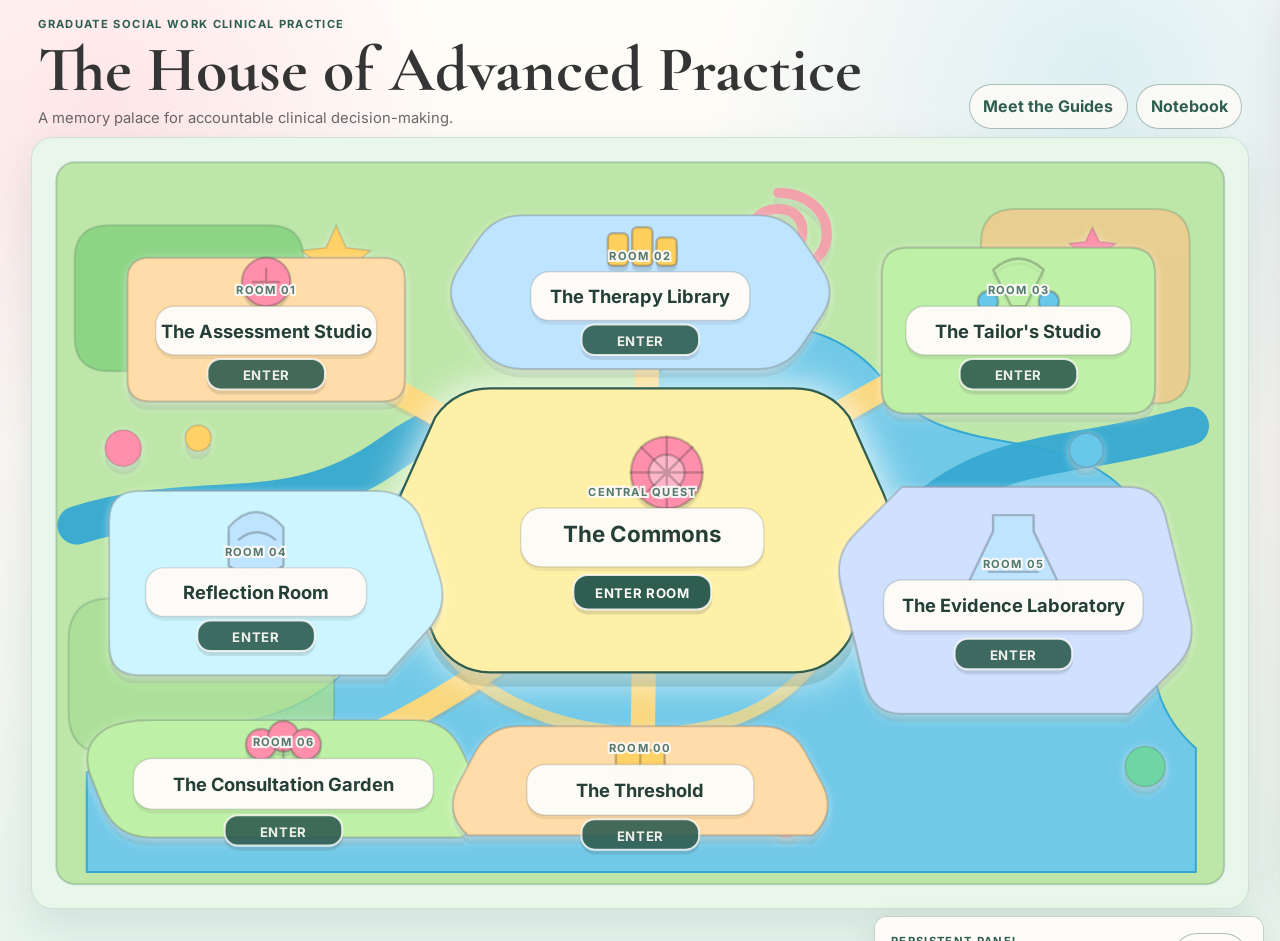
<file: index.html>
<!doctype html>
<html lang="en">
  <head>
    <meta charset="utf-8">
    <meta name="viewport" content="width=device-width, initial-scale=1">
    <title>The House of Advanced Practice</title>
    <meta
      name="description"
      content="An interactive memory palace for accountable graduate social work clinical decision-making."
    >
    <link rel="icon" href="favicon.ico" sizes="any">
    <link rel="icon" href="assets/icons/favicon.svg" type="image/svg+xml">
    <link rel="stylesheet" href="assets/css/styles.css">
  </head>
  <body>
    <a class="skip-link" href="#main-content">Skip to main content</a>

    <header class="site-header" aria-labelledby="page-title">
      <div>
        <p class="eyebrow" data-site="eyebrow">Graduate Social Work Clinical Practice</p>
        <h1 id="page-title" data-site="title">The House of Advanced Practice</h1>
        <p class="lede" data-site="subtitle">A memory palace for accountable clinical decision-making.</p>
      </div>
      <div class="header-actions">
        <a class="guide-link" href="slides/characters/index.html">Meet the Guides</a>
        <button class="notebook-toggle" type="button" aria-controls="notebook" aria-expanded="false">
          Notebook
        </button>
      </div>
    </header>

    <div class="app-shell">
      <main id="main-content" tabindex="-1">
        <section class="floor-plan-section" id="house" aria-labelledby="floor-plan-title">
          <h2 id="floor-plan-title" class="sr-only">Interactive floor plan</h2>

          <div class="plan-toolbar" aria-label="Floor plan controls">
            <button type="button" data-zoom="out" aria-label="Zoom out">−</button>
            <button type="button" data-zoom="reset">Reset view</button>
            <button type="button" data-zoom="in" aria-label="Zoom in">+</button>
          </div>

          <div class="plan-shell" id="plan-shell">
            <div class="plan-canvas" id="plan-canvas">
              <svg
                id="house-plan"
                class="house-plan"
                viewBox="0 0 1200 760"
                role="img"
                aria-labelledby="plan-title plan-description"
              >
                <title id="plan-title">Top-down illustrated map of The House of Advanced Practice</title>
                <desc id="plan-description">
                  A casual puzzle-style educational world map of clinical decision-making rooms.
                </desc>

                <defs>
                  <filter id="softPop" x="-20%" y="-20%" width="140%" height="150%">
                    <feDropShadow dx="0" dy="8" stdDeviation="0" flood-color="#2f5d50" flood-opacity="0.18"></feDropShadow>
                    <feDropShadow dx="0" dy="2" stdDeviation="4" flood-color="#ffffff" flood-opacity="0.55"></feDropShadow>
                  </filter>
                </defs>

                <rect class="map-base" x="24" y="24" width="1152" height="712" rx="18"></rect>
                <path class="map-water" d="M54 626 C140 574 230 594 300 534 C382 464 306 386 388 324 C478 256 544 318 612 238 C676 164 790 170 842 242 C900 322 1014 278 1080 350 C1150 426 1058 522 1148 602 V724 H54 Z"></path>
                <path class="map-river" d="M44 382 C172 342 252 386 356 310 C466 232 540 286 602 372 C672 468 790 442 882 366 C958 304 1024 318 1142 284"></path>
                <path class="map-path" d="M602 402 C494 328 376 248 230 190 M602 402 C604 286 612 196 600 162 M602 402 C734 306 842 236 974 184 M602 402 C744 434 872 466 968 462 M602 402 C478 430 342 444 220 438 M602 402 C478 516 360 590 247 625 M602 402 C604 500 604 584 600 640"></path>
                <path class="map-path path-ring" d="M432 308 C506 244 682 244 764 314 C846 384 810 512 718 562 C626 612 466 586 406 500 C348 418 360 370 432 308 Z"></path>

                <g class="map-landmarks" aria-hidden="true">
                  <path class="landmark grove" d="M76 86 h158 q34 0 34 34 v76 q0 34 -34 34 h-158 q-34 0 -34 -34 v-76 q0 -34 34 -34z"></path>
                  <path class="landmark meadow" d="M78 454 h178 q42 0 42 42 v70 q0 42 -42 42 h-178 q-42 0 -42 -42 v-70 q0 -42 42 -42z"></path>
                  <path class="landmark ridge" d="M970 70 h138 q34 0 34 34 v124 q0 34 -34 34 h-138 q-34 0 -34 -34 v-124 q0 -34 34 -34z"></path>
                </g>

                <g id="world-decor" class="world-sweets" aria-hidden="true"></g>
                <g id="map-sites"></g>
              </svg>
            </div>
          </div>

          <div class="plan-legend" id="plan-legend" aria-live="polite">
            <p class="eyebrow">Room in focus</p>
            <h2 id="legend-room">The Commons</h2>
            <p id="legend-question">Given everything we know, what should happen next?</p>
          </div>

          <nav class="room-directory" aria-labelledby="directory-title">
            <h2 id="directory-title">Text room directory</h2>
            <div id="room-directory-list"></div>
          </nav>
        </section>
      </main>

      <aside class="detail-panel" id="detail-panel" aria-labelledby="room-title" aria-hidden="true">
        <div class="detail-panel-inner">
          <button class="return-button" type="button" data-close-room>
            Return to the full house
          </button>

          <div class="quest-hero">
            <p class="quest-kicker">Clinical quest unlocked</p>
            <h2 id="room-title"></h2>
            <p class="guide" id="room-guide"></p>
            <div class="quest-stats" aria-label="Room progress details">
              <span id="room-level-panel">Room</span>
              <span id="room-move-count">4 moves</span>
              <span id="room-standard-count">Standards</span>
            </div>
          </div>

          <div class="quest-progress" aria-hidden="true">
            <span></span>
            <span></span>
            <span></span>
            <span></span>
          </div>

          <section class="mission-card" aria-labelledby="mission-title">
            <p class="mission-label">Mission question</p>
            <h3 id="mission-title">Decide your next move</h3>
            <p id="room-question"></p>
          </section>

          <section class="room-scene" aria-labelledby="scene-title">
            <h3 id="scene-title">Room challenge</h3>
            <p id="room-scene"></p>
          </section>

          <p class="room-explanation" id="room-explanation"></p>

          <section class="panel-block prompt-block">
            <h3>Moves to try</h3>
            <ul id="room-prompts"></ul>
          </section>

          <section class="panel-block scenario-block">
            <h3>Scenario checkpoint</h3>
            <p id="room-scenario"></p>
          </section>

          <section class="reward-strip" aria-labelledby="reward-title">
            <h3 id="reward-title">What you collect here</h3>
            <p id="room-reward"></p>
          </section>

          <section class="panel-block standards-block">
            <h3>Professional standards</h3>
            <ul id="room-standards"></ul>
          </section>

          <section class="panel-block note-block">
            <label class="note-label" for="room-note">Clinical Decision Notebook</label>
            <textarea id="room-note" rows="7" placeholder="Add brief notes for this room."></textarea>
            <button type="button" id="save-note">Save room note</button>
          </section>
        </div>
      </aside>

      <aside class="notebook" id="notebook" aria-labelledby="notebook-title">
        <div class="notebook-header">
          <div>
            <p class="eyebrow">Persistent panel</p>
            <h2 id="notebook-title">Clinical Decision Notebook</h2>
          </div>
          <button class="notebook-close" type="button" aria-label="Close notebook">Close</button>
        </div>

        <p class="notebook-context">
          Current room: <strong id="active-room-name">The Commons</strong>
        </p>
        <div id="notebook-room-list" class="notebook-room-list"></div>

        <div class="notebook-actions" aria-label="Notebook actions">
          <button type="button" id="summary-button">Generate summary</button>
          <button type="button" id="print-button">Print summary</button>
          <button type="button" id="download-button">Download summary</button>
          <button type="button" id="reset-notes">Reset notes</button>
        </div>

        <p class="save-status" id="save-status" role="status" aria-live="polite"></p>

        <section class="summary" id="summary" aria-labelledby="summary-title">
          <h3 id="summary-title">Clinical Decision Summary</h3>
          <div id="summary-content" class="summary-content">
            <p class="summary-empty">Generate a summary after adding notes.</p>
          </div>
        </section>
      </aside>
    </div>

    <script src="assets/data/site-data.js"></script>
    <script src="assets/js/app.js"></script>
  </body>
</html>
</file>
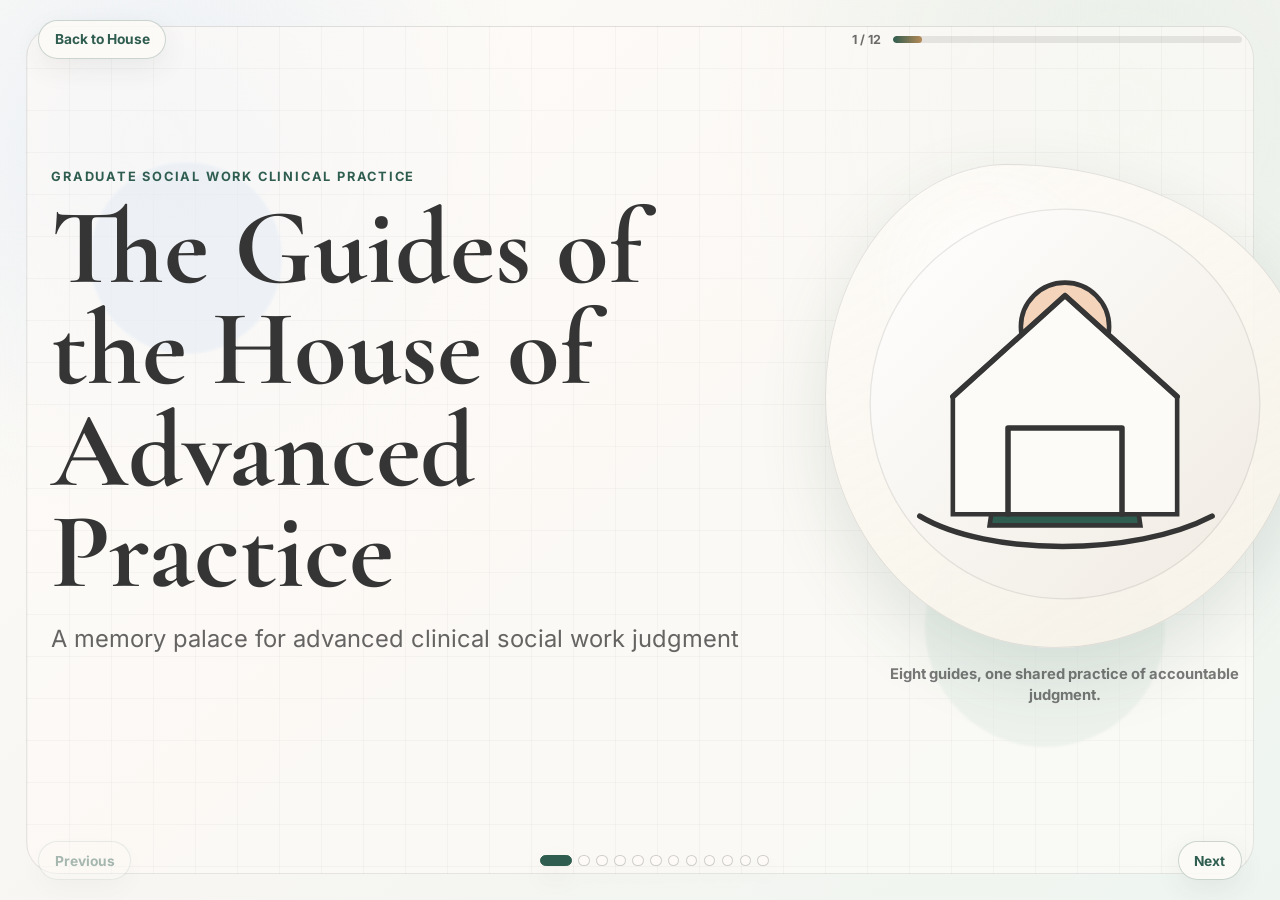
<file: slides/characters/index.html>
<!doctype html>
<html lang="en">
  <head>
    <meta charset="utf-8">
    <meta name="viewport" content="width=device-width, initial-scale=1">
    <title>The Guides of the House of Advanced Practice</title>
    <meta
      name="description"
      content="A full-screen slide deck introducing the clinical guide characters for The House of Advanced Practice."
    >
    <link rel="icon" href="../../favicon.ico" sizes="any">
    <link rel="icon" href="../../assets/icons/favicon.svg" type="image/svg+xml">
    <link rel="stylesheet" href="styles.css">
  </head>
  <body>
    <a class="skip-link" href="#slides">Skip to slides</a>

    <header class="deck-header" aria-label="Slide deck controls">
      <a class="back-link" href="../../index.html#house">Back to House</a>
      <div class="progress-wrap" aria-hidden="true">
        <span class="progress-label" id="progress-label">1 / 12</span>
        <span class="progress-track">
          <span class="progress-bar" id="progress-bar"></span>
        </span>
      </div>
    </header>

    <main id="slides" class="deck" tabindex="-1" aria-live="polite">
      <section class="slide is-active" id="slide-stage" aria-labelledby="slide-title">
        <div class="slide-bg" aria-hidden="true">
          <span></span>
          <span></span>
          <span></span>
        </div>

        <div class="slide-grid">
          <div class="slide-copy">
            <p class="eyebrow" id="slide-kicker"></p>
            <h1 id="slide-title"></h1>
            <p class="subtitle" id="slide-subtitle"></p>
            <div class="guide-meta" id="guide-meta"></div>
            <p class="core-question" id="core-question"></p>
            <ul class="teaching-points" id="teaching-points"></ul>
            <p class="guide-speaks" id="guide-speaks"></p>
          </div>

          <figure class="avatar-panel">
            <div class="avatar-orbit" id="avatar-art" aria-hidden="true"></div>
            <figcaption id="avatar-caption"></figcaption>
          </figure>
        </div>
      </section>
    </main>

    <nav class="deck-nav" aria-label="Slide navigation">
      <button type="button" id="previous-slide">Previous</button>
      <div class="dot-list" id="dot-list" aria-label="Slide progress"></div>
      <button type="button" id="next-slide">Next</button>
    </nav>

    <section class="print-deck" id="print-deck" aria-hidden="true"></section>

    <script src="slides.js"></script>
  </body>
</html>
</file>
<file: assets/css/styles.css>
/*
  Main stylesheet for The House of Advanced Practice.
  Edit colour variables in :root for broad theme changes.
*/

@font-face {
  font-family: "Cormorant Garamond";
  font-style: normal;
  font-weight: 500;
  font-display: swap;
  src: url("../fonts/cormorant-garamond-500.ttf") format("truetype");
}

@font-face {
  font-family: "Cormorant Garamond";
  font-style: normal;
  font-weight: 600;
  font-display: swap;
  src: url("../fonts/cormorant-garamond-600.ttf") format("truetype");
}

@font-face {
  font-family: "Cormorant Garamond";
  font-style: normal;
  font-weight: 700;
  font-display: swap;
  src: url("../fonts/cormorant-garamond-700.ttf") format("truetype");
}

@font-face {
  font-family: "Inter";
  font-style: normal;
  font-weight: 400;
  font-display: swap;
  src: url("../fonts/inter-400.ttf") format("truetype");
}

@font-face {
  font-family: "Inter";
  font-style: normal;
  font-weight: 500;
  font-display: swap;
  src: url("../fonts/inter-500.ttf") format("truetype");
}

@font-face {
  font-family: "Inter";
  font-style: normal;
  font-weight: 600;
  font-display: swap;
  src: url("../fonts/inter-600.ttf") format("truetype");
}

@font-face {
  font-family: "Inter";
  font-style: normal;
  font-weight: 700;
  font-display: swap;
  src: url("../fonts/inter-700.ttf") format("truetype");
}

:root {
  --cream: #f8f6f2;
  --cream-deep: #f6f1e6;
  --paper: #fdfbf7;
  --charcoal: #353535;
  --charcoal-soft: #404040;
  --forest: #2f5d50;
  --bronze: #b58a57;
  --sage: #e8efe8;
  --blue: #e8eef5;
  --ink-soft: rgba(53, 53, 53, 0.16);
  --heading: "Cormorant Garamond", Georgia, serif;
  --body: "Inter", Arial, sans-serif;
}

* {
  box-sizing: border-box;
}

html {
  scroll-behavior: smooth;
}

body {
  min-height: 100vh;
  margin: 0;
  color: var(--charcoal);
  background:
    radial-gradient(circle at 8% 12%, rgba(255, 126, 160, 0.18), transparent 24%),
    radial-gradient(circle at 86% 8%, rgba(103, 190, 224, 0.22), transparent 28%),
    linear-gradient(180deg, #fffdf8 0%, var(--cream) 54%, #e8f5ef 100%);
  font-family: var(--body);
  line-height: 1.55;
}

button,
textarea {
  font: inherit;
}

button {
  cursor: pointer;
}

a {
  color: var(--forest);
  font-weight: 800;
}

button:focus-visible,
textarea:focus-visible,
a:focus-visible,
.room-group:focus-visible {
  outline: 3px solid var(--forest);
  outline-offset: 5px;
}

.skip-link {
  position: fixed;
  top: 1rem;
  left: 1rem;
  z-index: 30;
  transform: translateY(-150%);
  color: var(--paper);
  background: var(--forest);
  padding: 0.75rem 1rem;
  border-radius: 0.5rem;
}

.skip-link:focus {
  transform: translateY(0);
}

.sr-only {
  position: absolute;
  width: 1px;
  height: 1px;
  overflow: hidden;
  clip: rect(0, 0, 0, 0);
  white-space: nowrap;
}

.site-header {
  display: flex;
  align-items: end;
  justify-content: space-between;
  gap: 1rem;
  padding: 1rem clamp(1rem, 3vw, 2.75rem) 0.45rem;
}

.header-actions {
  display: flex;
  flex-wrap: wrap;
  justify-content: end;
  gap: 0.55rem;
}

.eyebrow,
.quest-kicker,
.mission-label {
  margin: 0 0 0.25rem;
  color: var(--forest);
  font-size: 0.7rem;
  font-weight: 900;
  letter-spacing: 0.12em;
  text-transform: uppercase;
}

h1,
h2,
h3,
h4 {
  margin: 0;
  font-family: var(--heading);
  line-height: 1.02;
}

h1 {
  color: var(--charcoal);
  font-size: clamp(2.45rem, 5vw, 4.85rem);
}

.lede {
  max-width: 560px;
  margin: 0.25rem 0 0;
  color: rgba(64, 64, 64, 0.78);
  font-size: clamp(0.9rem, 1.15vw, 1rem);
}

.app-shell {
  display: grid;
  grid-template-columns: minmax(0, 1fr);
  padding: 0 clamp(0.75rem, 2.4vw, 2rem) 2rem;
}

.floor-plan-section {
  position: relative;
  display: grid;
  gap: 0.75rem;
}

.plan-toolbar {
  position: absolute;
  top: 0.7rem;
  left: 0.7rem;
  z-index: 4;
  display: none;
  gap: 0.35rem;
}

.plan-toolbar button,
.guide-link,
.notebook-toggle,
.notebook-close,
.notebook-actions button,
.return-button,
#save-note,
.room-directory button,
.notebook-room-list button {
  border: 1px solid rgba(47, 93, 80, 0.38);
  border-radius: 999px;
  color: var(--forest);
  background: rgba(253, 251, 247, 0.88);
  padding: 0.58rem 0.82rem;
  font-weight: 800;
  text-decoration: none;
}

.plan-toolbar button:hover,
.guide-link:hover,
.notebook-toggle:hover,
.notebook-close:hover,
.notebook-actions button:hover,
.return-button:hover,
#save-note:hover,
.room-directory button:hover,
.notebook-room-list button:hover {
  color: var(--paper);
  background: var(--forest);
}

.plan-shell {
  overflow: auto;
  border: 1px solid rgba(47, 93, 80, 0.14);
  border-radius: 1.35rem;
  background: #e9f7ea;
  box-shadow: 0 18px 44px rgba(47, 93, 80, 0.13);
}

.plan-canvas {
  --plan-zoom: 1;
  width: max(100%, calc(1100px * var(--plan-zoom)));
  min-width: 860px;
  transform-origin: top left;
}

.house-plan {
  display: block;
  width: 100%;
  height: auto;
  min-height: 600px;
}

/* SVG map */
.map-base {
  fill: #bde6a8;
  stroke: rgba(47, 93, 80, 0.24);
  stroke-width: 2;
}

.map-water,
.map-river {
  fill: #71c9e8;
  stroke: #35a8d2;
  stroke-width: 2;
  stroke-linejoin: round;
}

.map-river {
  fill: none;
  stroke-width: 38;
  stroke-linecap: round;
  opacity: 0.94;
}

.map-path {
  fill: none;
  stroke: #ffd879;
  stroke-width: 24;
  stroke-linecap: round;
  stroke-linejoin: round;
  opacity: 0.96;
  filter: drop-shadow(0 4px 0 rgba(181, 138, 87, 0.25));
}

.path-ring {
  stroke-width: 12;
  opacity: 0.74;
}

.map-landmarks,
.world-sweets {
  pointer-events: none;
}

.map-landmarks {
  opacity: 0.78;
}

.landmark {
  stroke: rgba(47, 93, 80, 0.26);
  stroke-width: 2;
}

.grove { fill: #80cf7c; }
.meadow { fill: #a8df96; }
.ridge { fill: #f4c789; }

.sweet-dot,
.sweet-star {
  stroke: rgba(53, 53, 53, 0.18);
  stroke-width: 2;
  filter: url("#softPop");
}

.sweet-dot.pink,
.sweet-star.small { fill: #ff8fab; }
.sweet-dot.gold,
.sweet-star { fill: #ffd166; }
.sweet-dot.blue { fill: #69c7ea; }
.sweet-dot.mint { fill: #6ed6a5; }

.candy-swirl {
  fill: none;
  stroke: #ff8fab;
  stroke-width: 10;
  stroke-linecap: round;
  filter: url("#softPop");
  opacity: 0.78;
}

.map-site {
  cursor: pointer;
  transform-box: fill-box;
  transform-origin: center;
  transition: transform 180ms ease;
}

.site-ground {
  stroke: rgba(53, 53, 53, 0.24);
  stroke-width: 2.25;
  stroke-linejoin: round;
  transition: filter 180ms ease, stroke 180ms ease;
  filter: url("#softPop");
}

.room-group:hover .site-ground,
.room-group:focus-visible .site-ground,
.room-group.is-active .site-ground {
  stroke: var(--forest);
  filter: drop-shadow(0 13px 0 rgba(47, 93, 80, 0.18)) drop-shadow(0 0 20px rgba(255, 255, 255, 0.98));
}

.room-group:hover,
.room-group:focus-visible,
.room-group.is-active {
  transform: translateY(-5px);
}

.label-plaque {
  fill: rgba(253, 251, 247, 0.98);
  stroke: rgba(53, 53, 53, 0.16);
  stroke-width: 1.4;
  filter: drop-shadow(0 4px 0 rgba(53, 53, 53, 0.08));
}

.label-plaque.large {
  stroke-width: 1.4;
}

.map-label {
  fill: #253f38;
  font: 900 18px var(--body);
  text-anchor: middle;
  pointer-events: none;
}

.site-commons .map-label {
  font-size: 22px;
}

.room-level {
  fill: rgba(47, 93, 80, 0.82);
  font: 900 11px var(--body);
  letter-spacing: 0.11em;
  text-anchor: middle;
  text-transform: uppercase;
  paint-order: stroke;
  stroke: rgba(253, 251, 247, 0.92);
  stroke-width: 4px;
  pointer-events: none;
}

.enter-plaque {
  fill: var(--forest);
  stroke: rgba(253, 251, 247, 0.86);
  stroke-width: 2;
  opacity: 0.9;
  transition: opacity 180ms ease, transform 180ms ease;
  pointer-events: none;
  filter: drop-shadow(0 4px 0 rgba(53, 53, 53, 0.16));
}

.enter-label {
  fill: var(--paper);
  font: 900 13px var(--body);
  letter-spacing: 0.05em;
  text-anchor: middle;
  text-transform: uppercase;
  opacity: 0.92;
  transition: opacity 180ms ease, transform 180ms ease;
  pointer-events: none;
}

.room-group:hover .enter-plaque,
.room-group:focus-visible .enter-plaque,
.room-group.is-active .enter-plaque,
.room-group:hover .enter-label,
.room-group:focus-visible .enter-label,
.room-group.is-active .enter-label {
  opacity: 1;
  transform: translateY(-2px);
}

.icon-token {
  pointer-events: none;
  filter: drop-shadow(0 5px 0 rgba(53, 53, 53, 0.16));
  transition: transform 180ms ease;
}

.icon-token circle,
.icon-token rect,
.icon-token path {
  fill: #fff;
  stroke: rgba(53, 53, 53, 0.28);
  stroke-width: 2.4;
  stroke-linecap: round;
  stroke-linejoin: round;
}

.icon-token path {
  fill: none;
}

.icon-token .token-cut {
  fill: rgba(255, 255, 255, 0.35);
}

.icon-commons circle:first-child,
.icon-assessment circle,
.icon-garden circle { fill: #ff8fab; }
.icon-library rect { fill: #ffcf5c; }
.icon-tailor circle { fill: #69c7ea; }
.icon-mirrors path:first-child,
.icon-lab path:first-child { fill: #bfe4ff; }
.icon-threshold path:first-child { fill: #ffd166; }

.room-group:hover .icon-token,
.room-group:focus-visible .icon-token,
.room-group.is-active .icon-token {
  transform: translateY(-4px) scale(1.04);
}

.hit-area {
  fill: transparent;
  stroke: transparent;
  pointer-events: all;
}

/* Focus legend and mobile fallback directory */
.plan-legend {
  position: absolute;
  right: 1rem;
  top: 1rem;
  z-index: 3;
  width: min(280px, calc(100% - 2rem));
  border-left: 1px solid rgba(47, 93, 80, 0.35);
  background: rgba(253, 251, 247, 0.94);
  border-radius: 0.65rem;
  padding: 0.85rem;
  opacity: 0;
  transform: translateY(0.35rem);
  transition: opacity 180ms ease, transform 180ms ease;
  pointer-events: none;
}

.floor-plan-section.has-room-focus .plan-legend {
  opacity: 1;
  transform: translateY(0);
}

.plan-legend h2 {
  color: var(--forest);
  font-size: clamp(1.45rem, 2vw, 2rem);
}

.plan-legend p:last-child {
  margin-bottom: 0;
  color: var(--charcoal-soft);
  font-weight: 800;
}

.room-directory {
  margin-top: 0.9rem;
}

.room-directory h2 {
  font-size: 1.65rem;
}

#room-directory-list {
  display: grid;
  grid-template-columns: repeat(4, minmax(0, 1fr));
  gap: 0.5rem;
  margin-top: 0.5rem;
}

.room-directory button {
  min-height: 82px;
  color: var(--charcoal);
  background: rgba(255, 250, 240, 0.72);
  text-align: left;
}

.room-directory strong,
.room-directory span {
  display: block;
}

.room-directory span {
  margin-top: 0.25rem;
  font-size: 0.82rem;
  font-weight: 700;
}

/* Room detail panel */
.detail-panel {
  position: fixed;
  inset: 0 0 0 auto;
  z-index: 15;
  width: min(560px, calc(100vw - 1rem));
  overflow-y: auto;
  color: var(--charcoal);
  background: linear-gradient(180deg, rgba(253, 251, 247, 0.98), rgba(248, 246, 242, 0.99));
  border-left: 1px solid rgba(47, 93, 80, 0.22);
  transform: translateX(105%);
  transition: transform 220ms ease;
  box-shadow: -18px 0 44px rgba(53, 53, 53, 0.16);
}

.detail-panel.is-open {
  transform: translateX(0);
}

.detail-panel-inner {
  display: grid;
  gap: 0.85rem;
  padding: 1.1rem clamp(1rem, 3vw, 1.75rem) 2rem;
}

.return-button {
  justify-self: start;
  margin-bottom: 0.25rem;
  color: var(--forest);
  background: var(--sage);
}

.detail-panel h2 {
  font-size: clamp(2rem, 5vw, 3.2rem);
}

.guide,
.room-explanation {
  color: rgba(64, 64, 64, 0.86);
  font-weight: 750;
}

.quest-hero,
.mission-card,
.room-scene,
.reward-strip {
  border: 1px solid rgba(47, 93, 80, 0.16);
  border-radius: 1rem;
}

.quest-hero {
  position: relative;
  overflow: hidden;
  background:
    radial-gradient(circle at 88% 8%, rgba(245, 210, 141, 0.42), transparent 34%),
    linear-gradient(135deg, rgba(232, 239, 232, 0.96), rgba(253, 251, 247, 0.98));
  padding: 1.25rem;
}

.detail-panel[data-room-id="threshold"] .quest-hero,
.detail-panel[data-room-id="assessment"] .quest-hero {
  background:
    radial-gradient(circle at 88% 8%, rgba(245, 210, 141, 0.52), transparent 34%),
    linear-gradient(135deg, #fff1d7, rgba(253, 251, 247, 0.98));
}

.detail-panel[data-room-id="library"] .quest-hero,
.detail-panel[data-room-id="laboratory"] .quest-hero {
  background:
    radial-gradient(circle at 88% 8%, rgba(142, 203, 226, 0.5), transparent 34%),
    linear-gradient(135deg, #e8eef5, rgba(253, 251, 247, 0.98));
}

.detail-panel[data-room-id="tailor"] .quest-hero,
.detail-panel[data-room-id="garden"] .quest-hero {
  background:
    radial-gradient(circle at 88% 8%, rgba(181, 218, 151, 0.54), transparent 34%),
    linear-gradient(135deg, #e4f1dc, rgba(253, 251, 247, 0.98));
}

.detail-panel[data-room-id="mirrors"] .quest-hero {
  background:
    radial-gradient(circle at 88% 8%, rgba(142, 203, 226, 0.42), transparent 34%),
    linear-gradient(135deg, #e9f5f7, rgba(253, 251, 247, 0.98));
}

.quest-hero::after {
  content: "";
  position: absolute;
  right: 1rem;
  bottom: 1rem;
  width: 76px;
  height: 14px;
  border-radius: 999px;
  background: rgba(47, 93, 80, 0.14);
}

.quest-stats {
  display: flex;
  flex-wrap: wrap;
  gap: 0.45rem;
  margin-top: 0.85rem;
}

.quest-stats span {
  border: 1px solid rgba(47, 93, 80, 0.18);
  border-radius: 999px;
  color: var(--forest);
  background: rgba(253, 251, 247, 0.74);
  padding: 0.38rem 0.62rem;
  font-size: 0.74rem;
  font-weight: 900;
  letter-spacing: 0.08em;
  text-transform: uppercase;
}

.quest-progress {
  display: grid;
  grid-template-columns: repeat(4, 1fr);
  gap: 0.45rem;
}

.quest-progress span {
  height: 0.55rem;
  border-radius: 999px;
  background: linear-gradient(90deg, var(--forest), #7aa68c);
  box-shadow: inset 0 -2px 0 rgba(53, 53, 53, 0.12);
}

.quest-progress span:nth-child(2) { background: linear-gradient(90deg, #5da9c8, #8ecbe2); }
.quest-progress span:nth-child(3) { background: linear-gradient(90deg, var(--bronze), #f5d28d); }
.quest-progress span:nth-child(4) { background: linear-gradient(90deg, var(--charcoal), #7a756d); }

.mission-card {
  color: var(--paper);
  background: var(--forest);
  padding: 1rem;
  box-shadow: inset 0 -5px 0 rgba(53, 53, 53, 0.12);
}

.mission-card h3 {
  color: var(--paper);
  font-size: 1.55rem;
}

.mission-card p:last-child {
  margin: 0.45rem 0 0;
  font-size: 1.05rem;
  font-weight: 850;
}

.mission-label {
  color: rgba(253, 251, 247, 0.74);
}

.room-scene {
  background: #fff7e8;
  padding: 0.95rem;
}

.room-scene h3,
.reward-strip h3 {
  font-family: var(--body);
  font-size: 0.78rem;
  font-weight: 900;
  letter-spacing: 0.1em;
  text-transform: uppercase;
}

.room-scene p,
.reward-strip p,
.room-explanation {
  margin: 0.45rem 0 0;
}

.panel-block {
  padding: 0.95rem;
  border: 1px solid rgba(53, 53, 53, 0.12);
  border-radius: 0.9rem;
  background: rgba(253, 251, 247, 0.76);
}

.panel-block h3 {
  font-size: 1.35rem;
}

.panel-block ul {
  display: grid;
  gap: 0.55rem;
  margin: 0.7rem 0 0;
  padding-left: 0;
  list-style: none;
}

.prompt-block li {
  position: relative;
  min-height: 2.4rem;
  border: 1px solid rgba(47, 93, 80, 0.14);
  border-radius: 0.75rem;
  background: rgba(232, 239, 232, 0.54);
  padding: 0.65rem 0.7rem 0.65rem 3rem;
  font-weight: 800;
}

.prompt-block li::before {
  content: var(--move-number);
  position: absolute;
  left: 0.7rem;
  top: 0.62rem;
  display: grid;
  width: 1.55rem;
  height: 1.55rem;
  place-items: center;
  border-radius: 0.45rem;
  color: var(--paper);
  background: var(--forest);
  font-size: 0.78rem;
  font-weight: 900;
}

.scenario-block {
  background: var(--blue);
}

.scenario-block p {
  margin-bottom: 0;
  font-weight: 800;
}

.reward-strip {
  background: #f6e7c7;
  padding: 0.95rem;
}

.standards-block {
  background: rgba(232, 239, 232, 0.24);
}

.standards-block li {
  margin: 0;
}

.standards-block a {
  position: relative;
  display: block;
  border: 1px solid rgba(47, 93, 80, 0.16);
  border-radius: 0.75rem;
  color: #23483f;
  background: rgba(232, 239, 232, 0.55);
  padding: 0.72rem 2.4rem 0.72rem 0.85rem;
  font-weight: 850;
  text-decoration: none;
}

.standards-block a::after {
  content: "Open";
  position: absolute;
  top: 50%;
  right: 0.65rem;
  transform: translateY(-50%);
  border-radius: 999px;
  color: var(--paper);
  background: var(--forest);
  padding: 0.18rem 0.42rem;
  font-size: 0.65rem;
  font-weight: 900;
  letter-spacing: 0.06em;
  text-transform: uppercase;
}

.standards-block a:hover,
.standards-block a:focus-visible {
  color: var(--paper);
  background: var(--forest);
}

.standards-block a:hover::after,
.standards-block a:focus-visible::after {
  color: var(--forest);
  background: var(--paper);
}

.note-block {
  background: rgba(232, 238, 245, 0.38);
}

.note-label {
  display: block;
  margin-bottom: 0.45rem;
  font-weight: 900;
}

textarea {
  width: 100%;
  min-height: 145px;
  resize: vertical;
  border: 1px solid rgba(53, 53, 53, 0.24);
  border-radius: 0.45rem;
  color: var(--charcoal);
  background: #fff;
  padding: 0.85rem;
}

#save-note {
  margin-top: 0.65rem;
  color: var(--paper);
  background: var(--forest);
  border-color: var(--forest);
}

/* Notebook panel */
.notebook {
  position: fixed;
  right: 1rem;
  bottom: 1rem;
  z-index: 18;
  width: min(390px, calc(100vw - 2rem));
  max-height: min(82vh, 780px);
  overflow: auto;
  border: 1px solid rgba(47, 93, 80, 0.28);
  border-radius: 0.8rem;
  background: var(--paper);
  box-shadow: 0 12px 32px rgba(53, 53, 53, 0.12);
  padding: 1rem;
  transform: translateY(calc(100% + 2rem));
  transition: transform 220ms ease;
}

.notebook.is-open {
  transform: translateY(0);
}

.notebook-header {
  display: flex;
  align-items: start;
  justify-content: space-between;
  gap: 1rem;
  margin-bottom: 0.8rem;
}

.notebook h2 {
  font-size: 2rem;
}

.notebook-context {
  margin: 0 0 0.7rem;
}

.notebook-room-list {
  display: grid;
  gap: 0.35rem;
}

.notebook-room-list button {
  display: flex;
  justify-content: space-between;
  gap: 0.75rem;
  color: var(--charcoal);
  background: rgba(253, 251, 247, 0.88);
  text-align: left;
}

.notebook-room-list .has-note {
  border-color: rgba(47, 93, 80, 0.45);
  background: var(--sage);
}

.notebook-room-list small {
  white-space: nowrap;
}

.notebook-actions {
  display: grid;
  grid-template-columns: 1fr 1fr;
  gap: 0.45rem;
  margin: 0.8rem 0;
}

#reset-notes {
  color: var(--charcoal);
  background: var(--cream-deep);
  border-color: rgba(64, 64, 64, 0.18);
}

.save-status {
  min-height: 1.35rem;
  margin: 0;
  color: var(--forest);
  font-weight: 900;
}

.summary {
  margin-top: 0.8rem;
  border-top: 1px solid var(--ink-soft);
  padding-top: 0.8rem;
}

.summary h3 {
  font-size: 1.55rem;
}

.summary-section {
  margin-top: 0.9rem;
  padding-top: 0.75rem;
  border-top: 1px solid rgba(53, 53, 53, 0.12);
}

.summary-entry {
  margin-top: 0.65rem;
}

.summary-entry p,
.summary-empty {
  margin: 0.25rem 0 0;
  color: var(--charcoal-soft);
}

@media (min-width: 900px) {
  .room-directory {
    display: none;
  }
}

@media (max-width: 1180px) {
  .plan-legend {
    top: auto;
    right: auto;
    bottom: 1rem;
    left: 1rem;
  }
}

@media (max-width: 820px) {
  .site-header {
    align-items: start;
    flex-direction: column;
    padding-top: 0.9rem;
  }

  h1 {
    font-size: clamp(2.25rem, 12vw, 3.4rem);
  }

  .plan-toolbar {
    display: flex;
  }

  .plan-shell {
    min-height: 70vh;
    overscroll-behavior: contain;
    -webkit-overflow-scrolling: touch;
  }

  .plan-canvas {
    min-width: 930px;
  }

  #room-directory-list {
    grid-template-columns: 1fr;
  }

  .detail-panel {
    width: min(100vw, 430px);
  }
}

@media (max-width: 520px) {
  .app-shell {
    padding-inline: 0.55rem;
  }

  .plan-canvas {
    min-width: 880px;
  }

  .notebook {
    right: 0.5rem;
    bottom: 0.5rem;
    width: calc(100vw - 1rem);
  }

  .notebook-actions {
    grid-template-columns: 1fr;
  }
}

@media (prefers-reduced-motion: reduce) {
  *,
  *::before,
  *::after {
    scroll-behavior: auto !important;
    transition-duration: 0.01ms !important;
    animation-duration: 0.01ms !important;
    animation-iteration-count: 1 !important;
  }
}

@media print {
  body {
    color: #000;
    background: #fff;
  }

  .site-header,
  main,
  .detail-panel,
  .notebook-header,
  .notebook-context,
  .notebook-room-list,
  .notebook-actions,
  .save-status,
  .notebook-toggle {
    display: none !important;
  }

  .app-shell,
  .notebook {
    display: block;
    padding: 0;
  }

  .notebook {
    position: static;
    max-height: none;
    overflow: visible;
    width: auto;
    border: 0;
    box-shadow: none;
    transform: none;
  }

  .summary {
    border: 0;
  }

  .summary h3 {
    font-size: 22pt;
  }

  .summary-section {
    break-inside: avoid;
  }
}
</file>
<file: slides/characters/styles.css>
/*
  Slide deck styles.
  The deck uses local fonts from the main House site and requires no build tools.
*/
@font-face {
  font-family: "Cormorant Garamond";
  font-style: normal;
  font-weight: 600;
  font-display: swap;
  src: url("../../assets/fonts/cormorant-garamond-600.ttf") format("truetype");
}

@font-face {
  font-family: "Cormorant Garamond";
  font-style: normal;
  font-weight: 700;
  font-display: swap;
  src: url("../../assets/fonts/cormorant-garamond-700.ttf") format("truetype");
}

@font-face {
  font-family: "Inter";
  font-style: normal;
  font-weight: 400;
  font-display: swap;
  src: url("../../assets/fonts/inter-400.ttf") format("truetype");
}

@font-face {
  font-family: "Inter";
  font-style: normal;
  font-weight: 600;
  font-display: swap;
  src: url("../../assets/fonts/inter-600.ttf") format("truetype");
}

@font-face {
  font-family: "Inter";
  font-style: normal;
  font-weight: 700;
  font-display: swap;
  src: url("../../assets/fonts/inter-700.ttf") format("truetype");
}

:root {
  --cream: #f8f6f2;
  --paper: #fdfbf7;
  --parchment: #f3eee5;
  --charcoal: #353535;
  --slate: #404040;
  --forest: #2f5d50;
  --bronze: #b58a57;
  --sage: #e8efe8;
  --blue: #e8eef5;
  --rose: #f3dfdc;
  --heading: "Cormorant Garamond", Georgia, serif;
  --body: "Inter", Arial, sans-serif;
}

* {
  box-sizing: border-box;
}

html {
  block-size: 100%;
}

body {
  min-block-size: 100%;
  margin: 0;
  overflow: hidden;
  color: var(--charcoal);
  background:
    radial-gradient(circle at 12% 16%, rgba(232, 238, 245, 0.95), transparent 28%),
    radial-gradient(circle at 88% 12%, rgba(232, 239, 232, 0.95), transparent 30%),
    linear-gradient(140deg, #fffdf8 0%, var(--cream) 48%, #eef5f0 100%);
  font-family: var(--body);
}

button,
a {
  font: inherit;
}

button {
  cursor: pointer;
}

a {
  color: var(--forest);
}

button:focus-visible,
a:focus-visible,
main:focus-visible {
  outline: 3px solid var(--forest);
  outline-offset: 4px;
}

.skip-link {
  position: fixed;
  inset-block-start: 1rem;
  inset-inline-start: 1rem;
  z-index: 10;
  transform: translateY(-150%);
  border-radius: 999px;
  color: var(--paper);
  background: var(--forest);
  padding: 0.7rem 1rem;
  font-weight: 700;
}

.skip-link:focus {
  transform: translateY(0);
}

.deck-header {
  position: fixed;
  inset-block-start: 0;
  inset-inline: 0;
  z-index: 5;
  display: flex;
  align-items: center;
  justify-content: space-between;
  gap: 1rem;
  padding: clamp(0.8rem, 1.6vw, 1.25rem) clamp(1rem, 3vw, 2.5rem);
}

.back-link,
.deck-nav button {
  border: 1px solid rgba(47, 93, 80, 0.24);
  border-radius: 999px;
  color: var(--forest);
  background: rgba(253, 251, 247, 0.86);
  padding: 0.65rem 0.95rem;
  text-decoration: none;
  font-size: 0.86rem;
  font-weight: 700;
  box-shadow: 0 10px 28px rgba(53, 53, 53, 0.07);
}

.back-link:hover,
.deck-nav button:hover:not(:disabled) {
  color: var(--paper);
  background: var(--forest);
}

.progress-wrap {
  display: flex;
  align-items: center;
  gap: 0.75rem;
  min-inline-size: min(42vw, 390px);
}

.progress-label {
  color: rgba(53, 53, 53, 0.72);
  font-size: 0.78rem;
  font-weight: 700;
}

.progress-track {
  position: relative;
  flex: 1;
  block-size: 0.45rem;
  overflow: hidden;
  border-radius: 999px;
  background: rgba(53, 53, 53, 0.1);
}

.progress-bar {
  display: block;
  inline-size: 8.333%;
  block-size: 100%;
  border-radius: inherit;
  background: linear-gradient(90deg, var(--forest), var(--bronze));
  transition: inline-size 260ms ease;
}

.deck {
  min-block-size: 100vh;
}

.slide {
  position: relative;
  min-block-size: 100vh;
  padding: clamp(4.8rem, 9vh, 6.8rem) clamp(1.2rem, 4vw, 4.2rem) clamp(5.2rem, 10vh, 7rem);
  isolation: isolate;
}

.slide::before {
  content: "";
  position: absolute;
  inset: clamp(1.2rem, 2vw, 2rem);
  z-index: -2;
  border: 1px solid rgba(53, 53, 53, 0.11);
  border-radius: 2rem;
  background:
    linear-gradient(90deg, rgba(53, 53, 53, 0.035) 1px, transparent 1px),
    linear-gradient(0deg, rgba(53, 53, 53, 0.035) 1px, transparent 1px),
    rgba(253, 251, 247, 0.64);
  background-size: 42px 42px;
}

.slide-bg span {
  position: absolute;
  z-index: -1;
  border-radius: 999px;
  opacity: 0.68;
  filter: blur(1px);
}

.slide-bg span:nth-child(1) {
  inset-block-start: 18%;
  inset-inline-start: 7%;
  inline-size: 12rem;
  block-size: 12rem;
  background: var(--blue);
}

.slide-bg span:nth-child(2) {
  inset-block-end: 17%;
  inset-inline-end: 9%;
  inline-size: 15rem;
  block-size: 15rem;
  background: var(--sage);
}

.slide-bg span:nth-child(3) {
  inset-block-start: 20%;
  inset-inline-end: 20%;
  inline-size: 6rem;
  block-size: 6rem;
  background: var(--rose);
}

.slide-grid {
  display: grid;
  grid-template-columns: minmax(0, 0.95fr) minmax(320px, 0.75fr);
  align-items: center;
  gap: clamp(2rem, 6vw, 6rem);
  max-inline-size: 1240px;
  min-block-size: calc(100vh - 12rem);
  margin: 0 auto;
}

.slide-copy {
  max-inline-size: 720px;
}

.eyebrow {
  margin: 0 0 0.9rem;
  color: var(--forest);
  font-size: clamp(0.72rem, 1vw, 0.86rem);
  font-weight: 800;
  letter-spacing: 0.14em;
  text-transform: uppercase;
}

h1 {
  margin: 0;
  max-inline-size: 850px;
  color: var(--charcoal);
  font-family: var(--heading);
  font-size: clamp(3.1rem, 7vw, 7rem);
  font-weight: 700;
  line-height: 0.94;
}

.subtitle {
  max-inline-size: 780px;
  margin: 1.2rem 0 0;
  color: rgba(53, 53, 53, 0.76);
  font-size: clamp(1.05rem, 1.85vw, 1.48rem);
  line-height: 1.45;
}

.guide-meta {
  display: flex;
  flex-wrap: wrap;
  gap: 0.65rem;
  margin-block-start: 1.4rem;
}

.guide-meta span {
  border: 1px solid rgba(47, 93, 80, 0.22);
  border-radius: 999px;
  background: rgba(253, 251, 247, 0.82);
  padding: 0.46rem 0.78rem;
  color: var(--forest);
  font-size: 0.82rem;
  font-weight: 800;
}

.core-question {
  margin: 1.25rem 0 0;
  color: var(--charcoal);
  font-family: var(--heading);
  font-size: clamp(1.55rem, 3.1vw, 2.85rem);
  font-weight: 700;
  line-height: 1.05;
}

.teaching-points {
  display: grid;
  grid-template-columns: repeat(2, minmax(0, 1fr));
  gap: 0.8rem;
  margin: 1.4rem 0 0;
  padding: 0;
  list-style: none;
}

.teaching-points li {
  min-block-size: 4.4rem;
  border: 1px solid rgba(53, 53, 53, 0.12);
  border-radius: 1rem;
  background: rgba(253, 251, 247, 0.76);
  padding: 1rem;
  color: rgba(53, 53, 53, 0.84);
  font-size: clamp(0.92rem, 1.25vw, 1.04rem);
  font-weight: 600;
}

.guide-speaks {
  margin: 1.2rem 0 0;
  border-inline-start: 4px solid var(--bronze);
  padding-inline-start: 1rem;
  color: rgba(53, 53, 53, 0.82);
  font-size: clamp(0.98rem, 1.45vw, 1.18rem);
  font-style: italic;
}

.avatar-panel {
  display: grid;
  justify-items: center;
  gap: 1rem;
  margin: 0;
}

.avatar-orbit {
  position: relative;
  inline-size: min(40vw, 480px);
  min-inline-size: 300px;
  aspect-ratio: 1;
  border: 1px solid rgba(53, 53, 53, 0.12);
  border-radius: 38% 62% 52% 48% / 48% 44% 56% 52%;
  background:
    radial-gradient(circle at 34% 24%, rgba(255, 255, 255, 0.9), transparent 24%),
    linear-gradient(150deg, rgba(253, 251, 247, 0.98), rgba(246, 241, 230, 0.82));
  box-shadow: 0 26px 70px rgba(47, 93, 80, 0.14);
}

.avatar-orbit svg {
  inline-size: 100%;
  block-size: 100%;
}

.halo {
  fill: url("#avatarGlow");
  stroke: rgba(53, 53, 53, 0.11);
  stroke-width: 1.4;
}

.floor-line,
.object-line,
.shoulders {
  fill: none;
  stroke: var(--charcoal);
  stroke-width: 6;
  stroke-linecap: round;
  stroke-linejoin: round;
}

.accent-line {
  fill: none;
  stroke-width: 7;
  stroke-linecap: round;
  stroke-linejoin: round;
}

.robe,
.head,
.object,
.small-seat {
  stroke: var(--charcoal);
  stroke-width: 5;
}

.head {
  fill: #f4d5bc;
}

.avatar-panel figcaption {
  max-inline-size: 360px;
  color: rgba(53, 53, 53, 0.66);
  font-size: 0.92rem;
  font-weight: 700;
  line-height: 1.45;
  text-align: center;
}

.deck-nav {
  position: fixed;
  inset-block-end: 0;
  inset-inline: 0;
  z-index: 5;
  display: grid;
  grid-template-columns: auto 1fr auto;
  align-items: center;
  gap: 1rem;
  padding: clamp(0.8rem, 1.6vw, 1.25rem) clamp(1rem, 3vw, 2.5rem);
}

.deck-nav button:disabled {
  cursor: not-allowed;
  opacity: 0.42;
}

.dot-list {
  display: flex;
  justify-content: center;
  gap: 0.4rem;
}

.dot-list button {
  inline-size: 0.72rem;
  block-size: 0.72rem;
  border: 1px solid rgba(53, 53, 53, 0.22);
  border-radius: 999px;
  background: rgba(253, 251, 247, 0.86);
  padding: 0;
}

.dot-list button.is-active {
  inline-size: 2rem;
  border-color: var(--forest);
  background: var(--forest);
}

.print-deck {
  display: none;
}

[data-slide-type="title"] .slide-grid,
[data-slide-type="closing"] .slide-grid {
  grid-template-columns: minmax(0, 1fr) minmax(280px, 0.58fr);
}

[data-slide-type="title"] h1,
[data-slide-type="closing"] h1 {
  font-size: clamp(3.5rem, 8.4vw, 8.4rem);
}

[data-slide-type="journey"] .teaching-points {
  grid-template-columns: repeat(4, minmax(0, 1fr));
}

@media (max-width: 920px) {
  body {
    overflow: auto;
  }

  .deck-header,
  .deck-nav {
    position: sticky;
    background: rgba(248, 246, 242, 0.84);
    backdrop-filter: blur(10px);
  }

  .deck-header {
    top: 0;
    align-items: flex-start;
  }

  .deck-nav {
    bottom: 0;
  }

  .progress-wrap {
    min-inline-size: 0;
    inline-size: 46vw;
  }

  .slide {
    padding-block: 2rem;
  }

  .slide::before {
    inset: 0.75rem;
    border-radius: 1.4rem;
  }

  .slide-grid,
  [data-slide-type="title"] .slide-grid,
  [data-slide-type="closing"] .slide-grid {
    grid-template-columns: 1fr;
    min-block-size: auto;
    gap: 1.5rem;
  }

  .avatar-panel {
    order: -1;
  }

  .avatar-orbit {
    inline-size: min(76vw, 360px);
    min-inline-size: 0;
  }

  .teaching-points,
  [data-slide-type="journey"] .teaching-points {
    grid-template-columns: 1fr;
  }
}

@media (max-width: 620px) {
  .deck-header {
    display: grid;
  }

  .progress-wrap {
    inline-size: 100%;
  }

  .deck-nav {
    grid-template-columns: 1fr 1fr;
  }

  .dot-list {
    grid-column: 1 / -1;
    grid-row: 1;
  }

  .deck-nav button {
    grid-row: 2;
  }
}

@media (prefers-reduced-motion: reduce) {
  *,
  *::before,
  *::after {
    scroll-behavior: auto !important;
    transition-duration: 0.001ms !important;
    animation-duration: 0.001ms !important;
  }
}

@media print {
  body {
    overflow: visible;
    background: #fff;
  }

  .deck,
  .deck-header,
  .deck-nav,
  .skip-link {
    display: none;
  }

  .print-deck {
    display: block;
  }

  .print-slide {
    page-break-after: always;
    padding: 0.75in;
    color: #111;
  }

  .print-slide h2 {
    margin: 0;
    font-family: var(--heading);
    font-size: 34pt;
    line-height: 1;
  }

  .print-slide p,
  .print-slide li {
    font-size: 12pt;
    line-height: 1.45;
  }

  .print-question,
  .print-speaks {
    border-inline-start: 3pt solid var(--bronze);
    padding-inline-start: 0.18in;
  }
}
</file>
